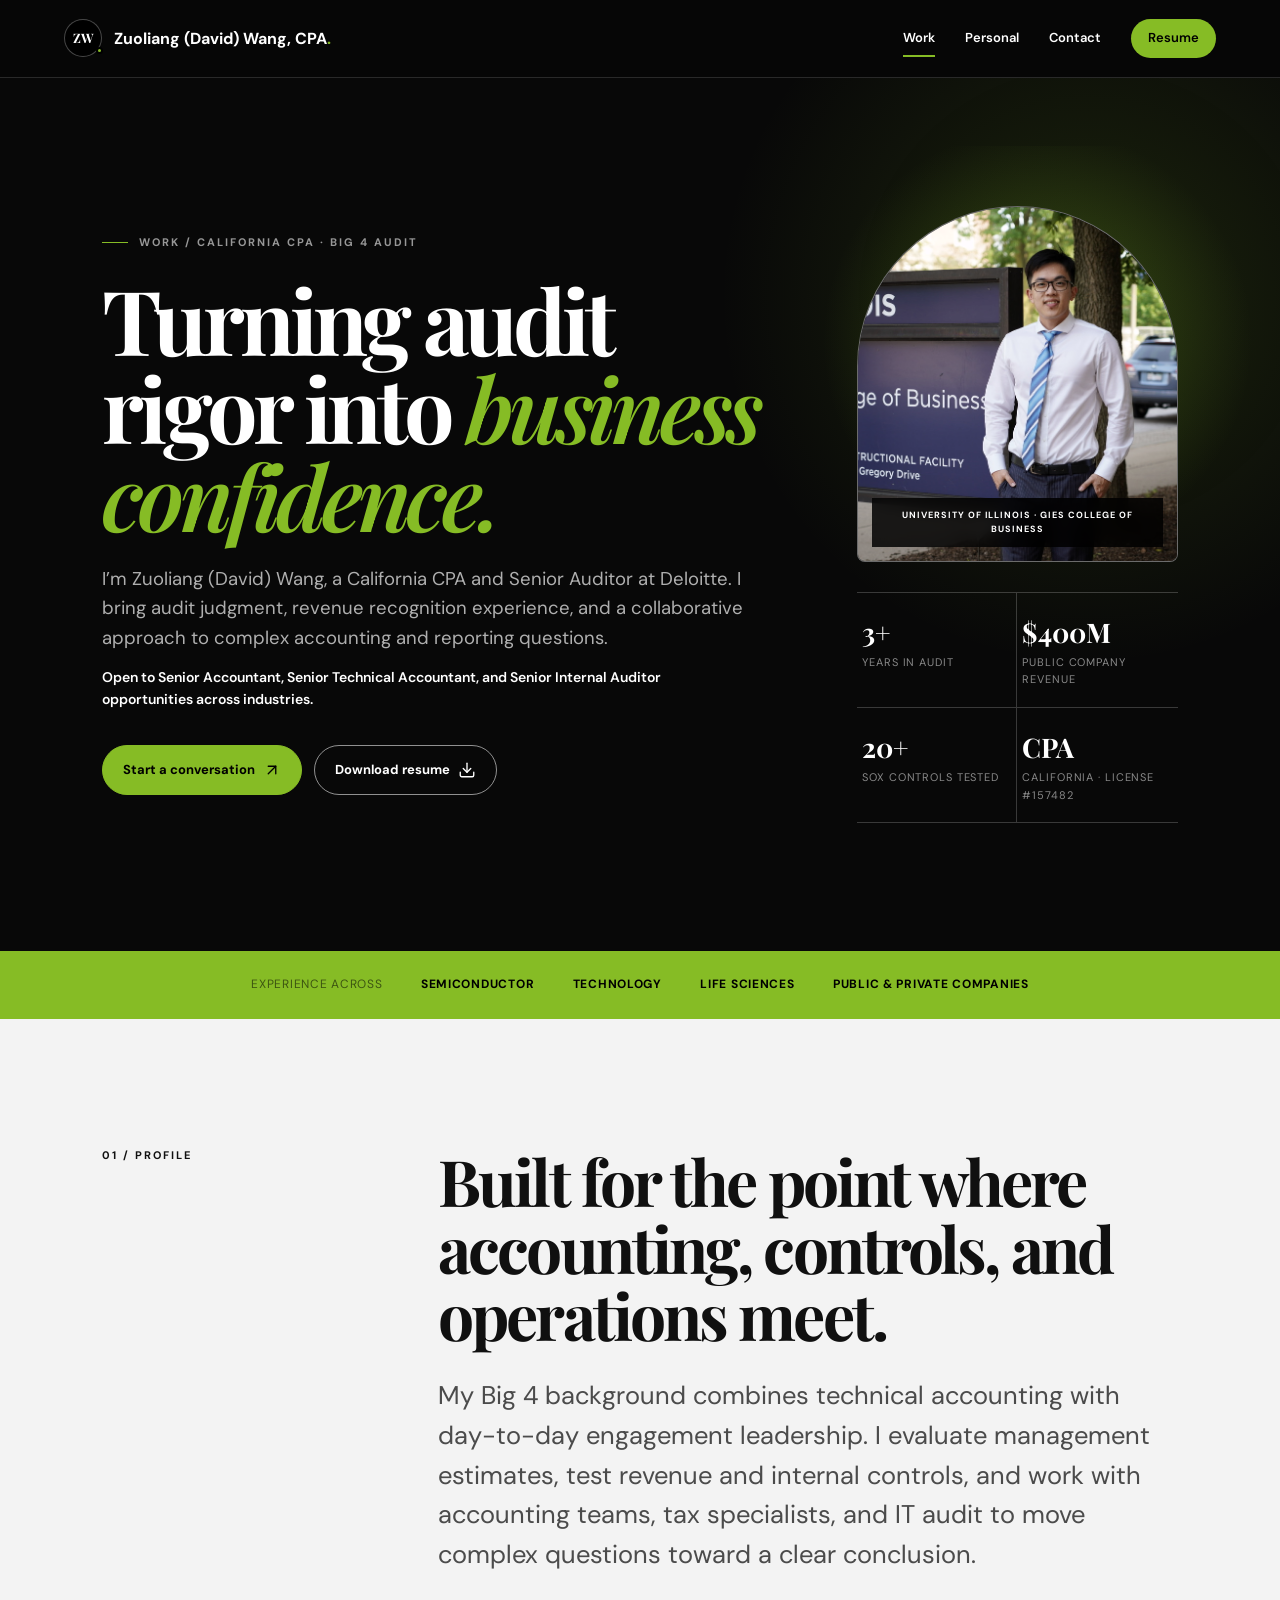
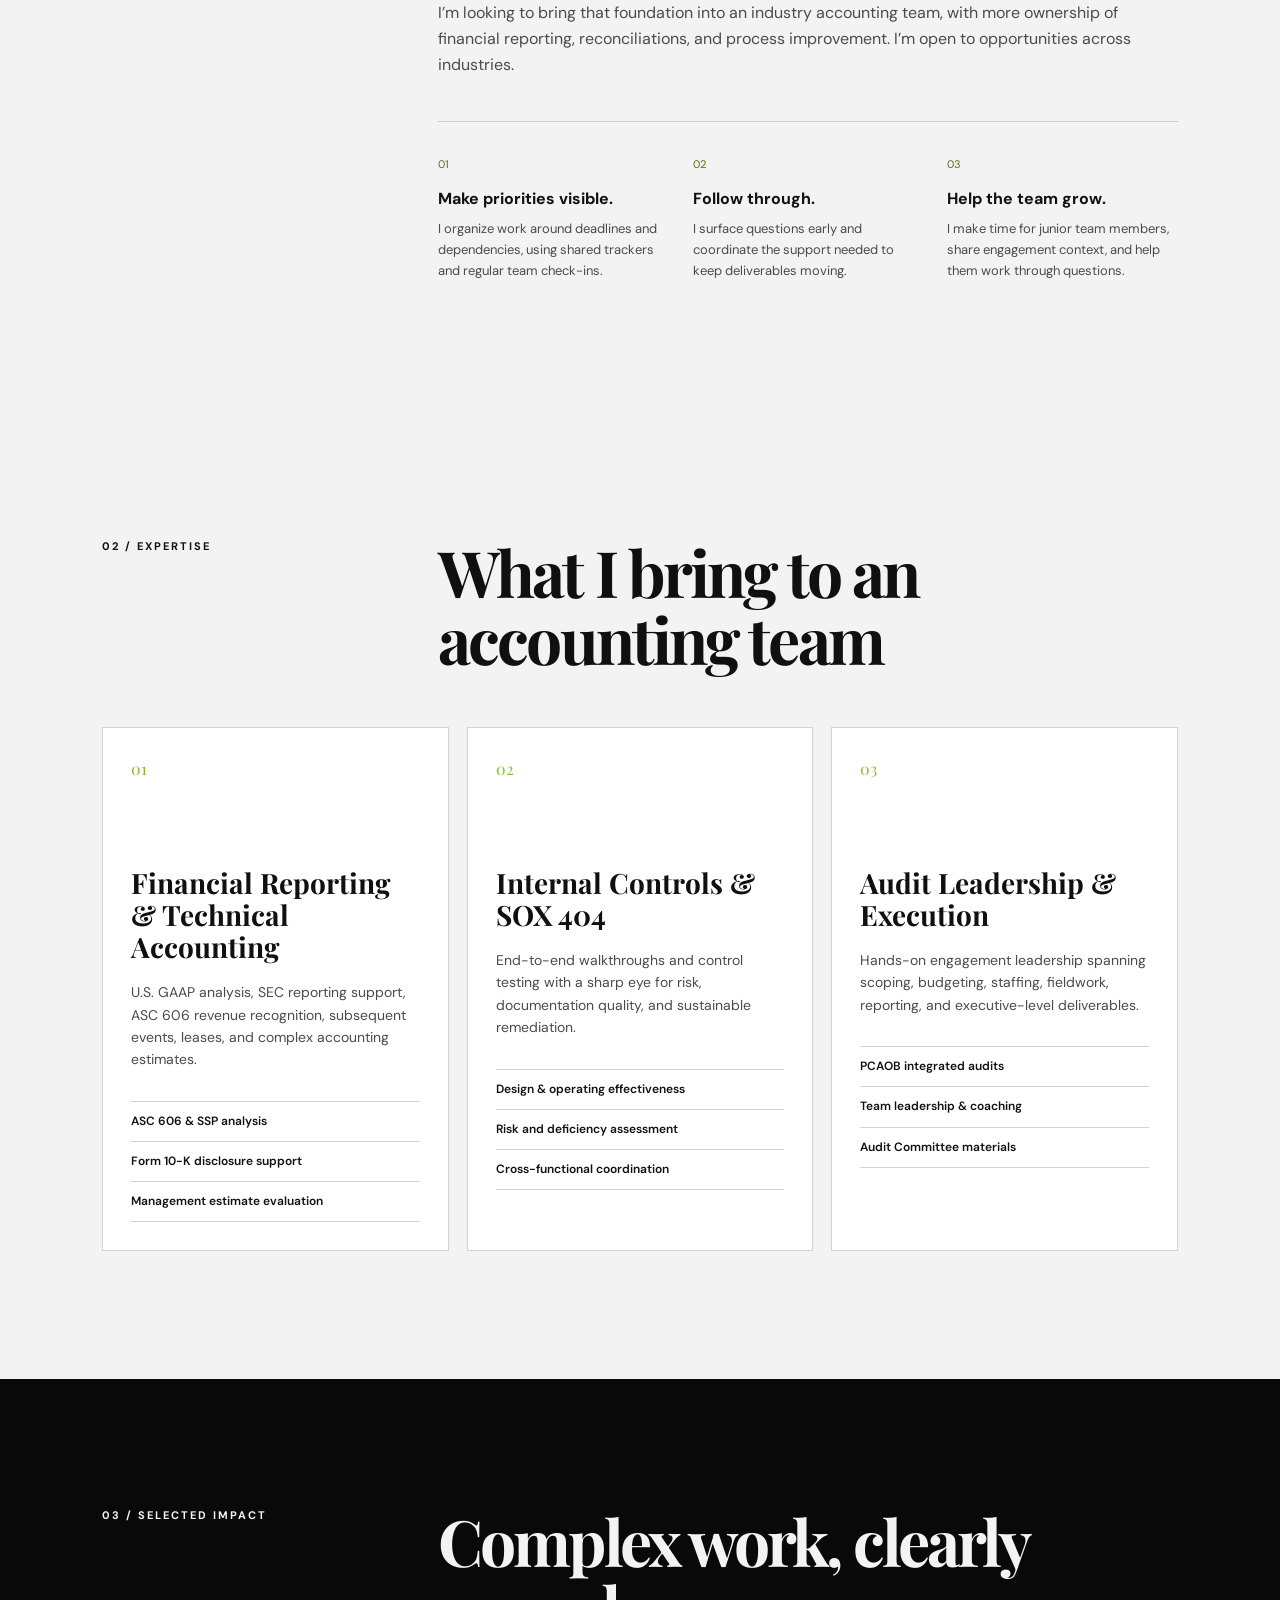
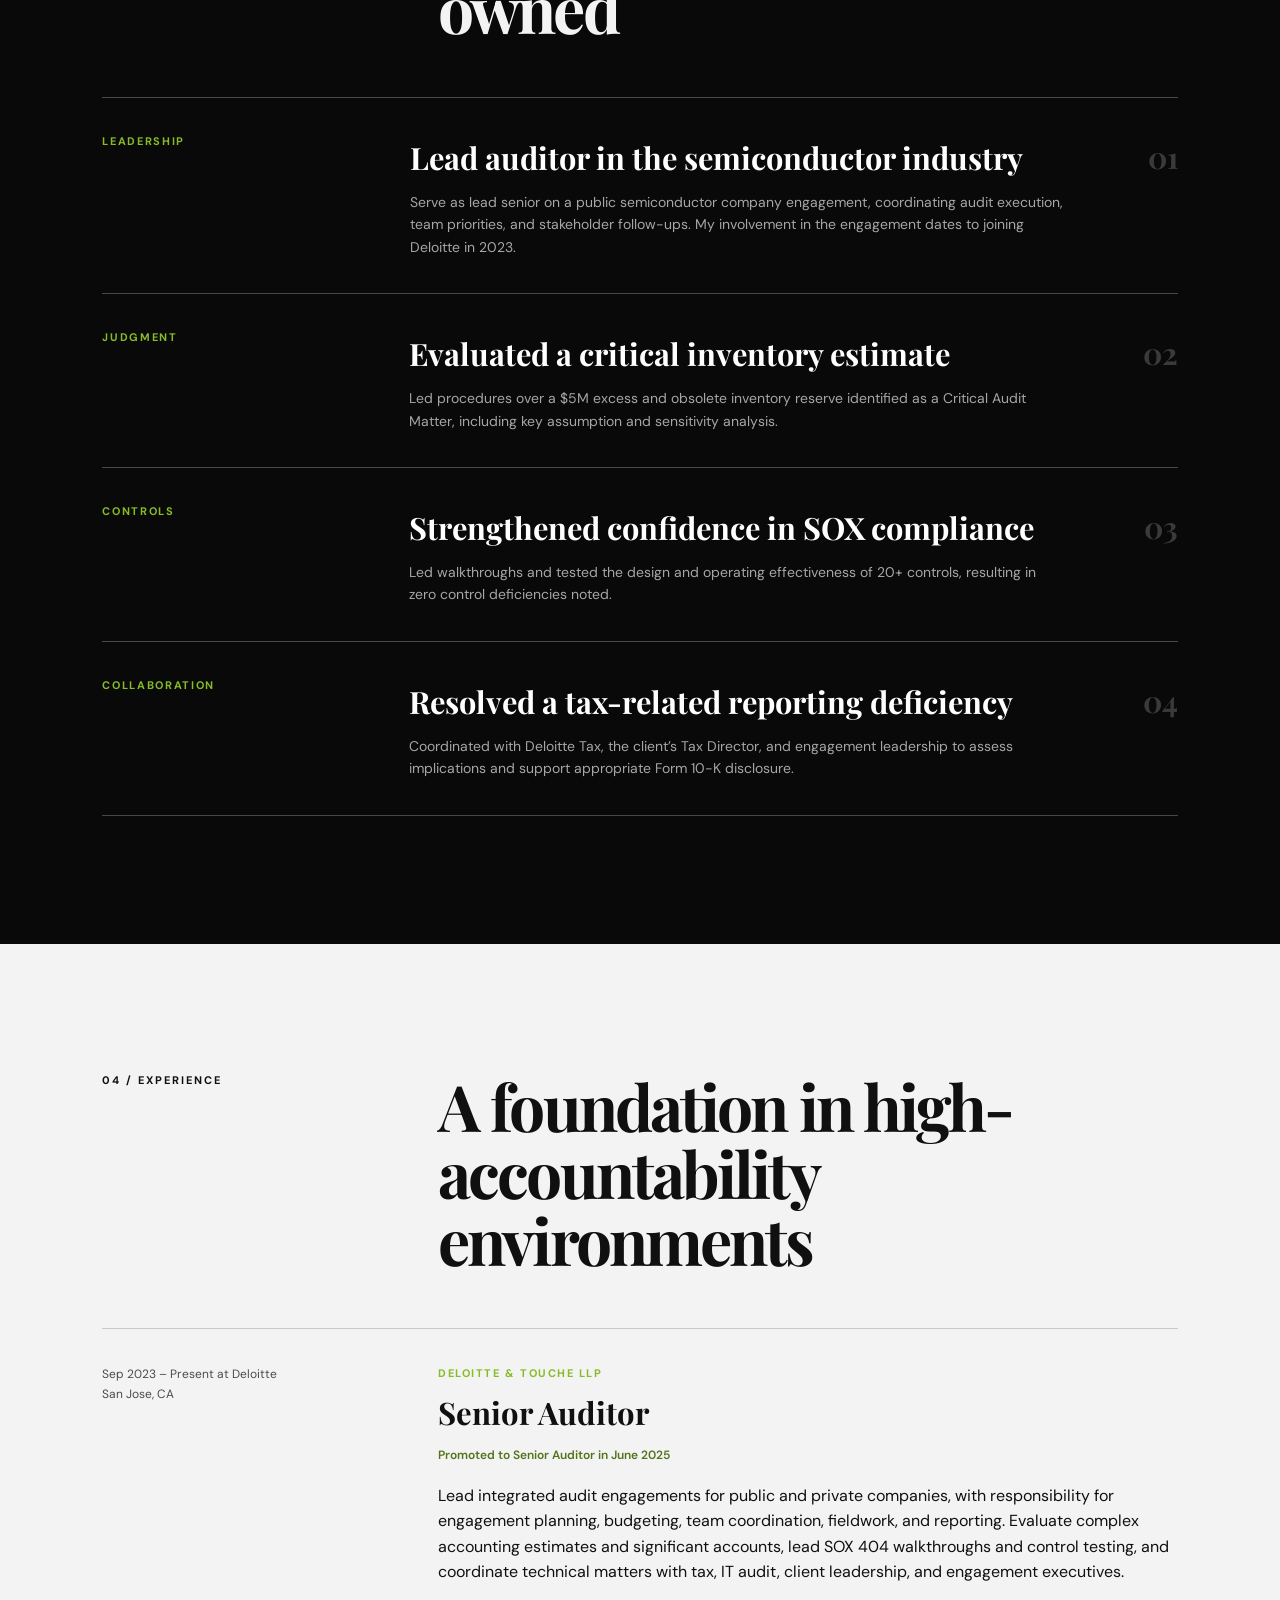
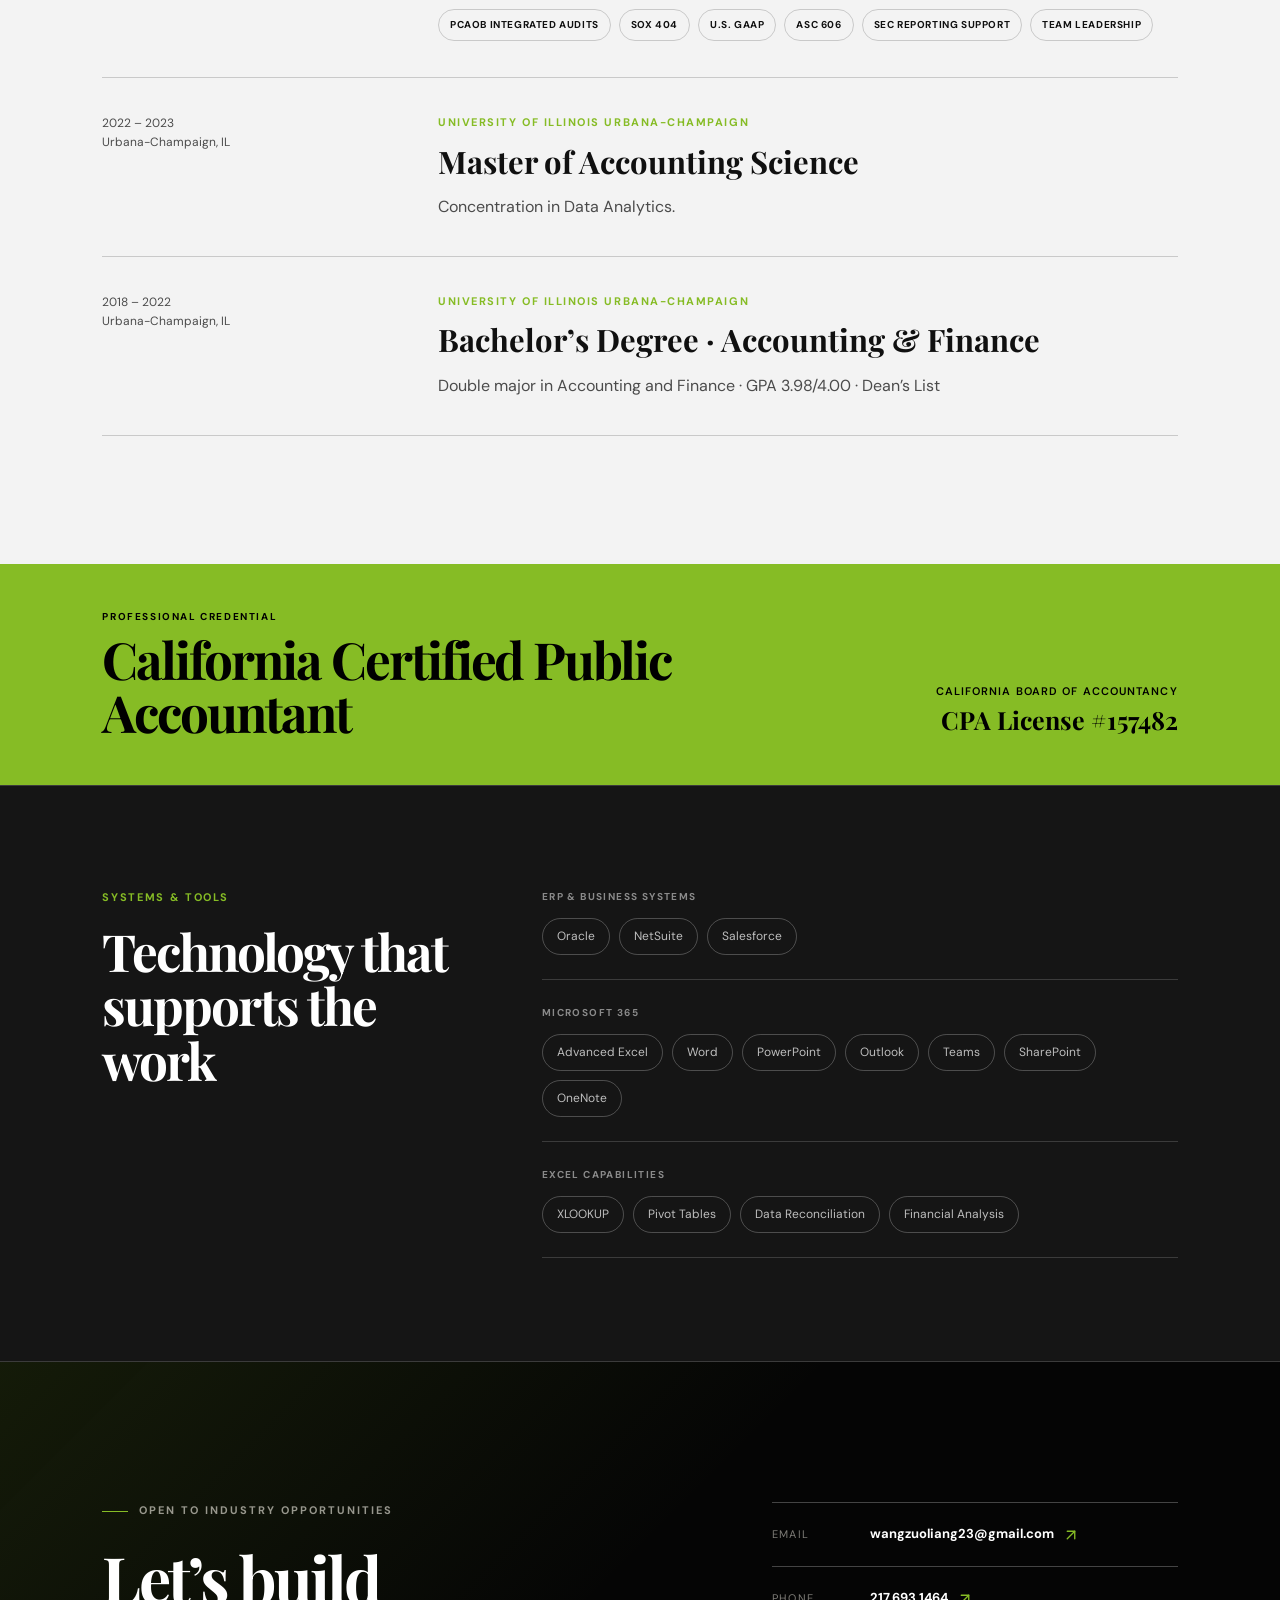
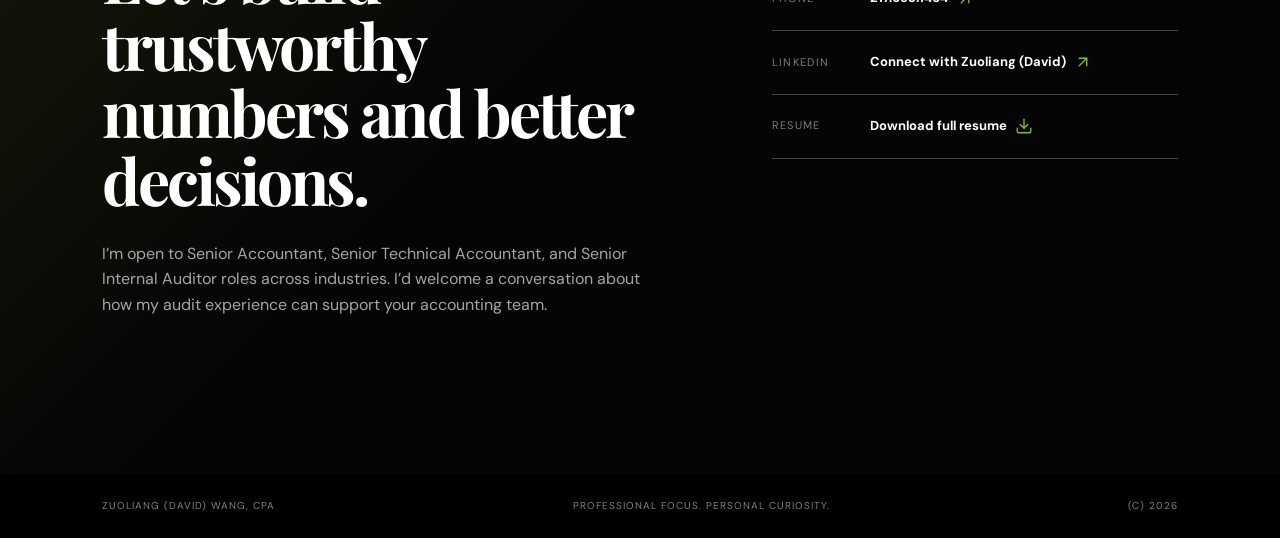
<file: index.html>
<!DOCTYPE html>
<html lang="en">
<head>
  <meta charset="UTF-8">
  <meta name="viewport" content="width=device-width, initial-scale=1.0">
  <meta name="description" content="Zuoliang (David) Wang, California CPA and Deloitte Senior Auditor. Audit leadership, technical accounting, financial reporting, and internal controls.">
  <meta name="theme-color" content="#080808">
  <title>Zuoliang (David) Wang, CPA | Work</title>
  <link rel="preconnect" href="https://fonts.googleapis.com">
  <link rel="preconnect" href="https://fonts.gstatic.com" crossorigin="">
  <link href="https://fonts.googleapis.com/css2?family=DM+Sans:wght@400;500;600;700&family=Playfair+Display:ital,wght@0,600;0,700;1,600&display=swap" rel="stylesheet">
  <link rel="stylesheet" href="styles.css?v=button-spacing-20261106">
<link href="https://zuoliangwang23.github.io/" rel="canonical"></head>
<body class="work-page">
  <a class="skip-link" href="#professional">Skip to content</a>
  <header class="site-header">
    <a class="brand" href="index.html" aria-label="Zuoliang (David) Wang home">
      <span class="brand-mark">ZW<span class="brand-dot"></span></span>
      <span>Zuoliang (David) Wang, CPA<span class="wordmark-dot">.</span></span>
    </a>
    <nav aria-label="Main navigation">
      <a aria-current="page" class="section-nav" href="index.html">Work</a>
      <a class="section-nav" href="personal.html">Personal</a>
      <a class="contact-nav" href="#contact">Contact</a>
      <a class="nav-cta" href="[data-uri]" download="Zuoliang-Wang-Resume.docx">Resume</a>
    </nav>
  </header>

  <main id="top">
    <div id="professional" role="region" aria-label="Professional">
    <section class="hero">
      <div class="hero-copy reveal">
        <p class="eyebrow"><span></span> Work / California CPA · Big 4 Audit</p>
        <h1>Turning audit rigor into <em>business confidence.</em></h1>
        <p class="hero-intro">I’m Zuoliang (David) Wang, a California CPA and Senior Auditor at Deloitte. I bring audit judgment, revenue recognition experience, and a collaborative approach to complex accounting and reporting questions.</p>
        <p class="hero-goal">Open to Senior Accountant, Senior Technical Accountant, and Senior Internal Auditor opportunities across industries.</p>
        <div class="hero-actions">
          <a class="button primary" href="mailto:wangzuoliang23@gmail.com">Start a conversation <span><svg focusable="false" aria-hidden="true" class="ui-icon" xmlns="http://www.w3.org/2000/svg" width="18" height="18" viewBox="0 0 24 24" fill="none" stroke="currentColor" stroke-width="2" stroke-linecap="round" stroke-linejoin="round">
  <path d="M7 7h10v10" />
  <path d="M7 17 17 7" />
</svg></span></a>
          <a class="button secondary" href="[data-uri]" download="Zuoliang-Wang-Resume.docx">Download resume <span><svg focusable="false" aria-hidden="true" class="ui-icon" xmlns="http://www.w3.org/2000/svg" width="18" height="18" viewBox="0 0 24 24" fill="none" stroke="currentColor" stroke-width="2" stroke-linecap="round" stroke-linejoin="round">
  <path d="M12 15V3" />
  <path d="M21 15v4a2 2 0 0 1-2 2H5a2 2 0 0 1-2-2v-4" />
  <path d="m7 10 5 5 5-5" />
</svg></span></a>
        </div>
        
      </div>
      <div class="hero-panel reveal">
        <figure class="portrait-frame">
          <img src="[data-uri]" alt="Zuoliang (David) Wang at the University of Illinois Gies College of Business">
          <figcaption>University of Illinois · Gies College of Business</figcaption>
        </figure>
        <div class="hero-stat-grid">
          <div>
            <strong>3+</strong>
            <span>Years in audit</span>
          </div>
          <div>
            <strong>$400M</strong>
            <span>Public company revenue</span>
          </div>
          <div>
            <strong>20+</strong>
            <span>SOX controls tested</span>
          </div>
          <div>
            <strong>CPA</strong>
            <span>California · License #157482</span>
          </div>
        </div>
      </div>
    </section>

    <section class="trust-strip" aria-label="Industry experience">
      <span>Experience across</span>
      <strong>Semiconductor</strong>
      <strong>Technology</strong>
      <strong>Life Sciences</strong>
      <strong>Public &amp; Private Companies</strong>
    </section>

    <section class="section narrative reveal" id="about">
      <div class="section-label">01 / Profile</div>
      <div>
        <h2>Built for the point where accounting, controls, and operations meet.</h2>
        <p class="large-copy">My Big 4 background combines technical accounting with day-to-day engagement leadership. I evaluate management estimates, test revenue and internal controls, and work with accounting teams, tax specialists, and IT audit to move complex questions toward a clear conclusion.</p>
        <p class="muted-copy">I’m looking to bring that foundation into an industry accounting team, with more ownership of financial reporting, reconciliations, and process improvement. I’m open to opportunities across industries.</p>
        <div class="working-style" aria-label="How I work">
          <article><span>01</span><h3>Make priorities visible.</h3><p>I organize work around deadlines and dependencies, using shared trackers and regular team check-ins.</p></article>
          <article><span>02</span><h3>Follow through.</h3><p>I surface questions early and coordinate the support needed to keep deliverables moving.</p></article>
          <article><span>03</span><h3>Help the team grow.</h3><p>I make time for junior team members, share engagement context, and help them work through questions.</p></article>
        </div>
      </div>
    </section>

    <section class="section" id="expertise">
      <div class="section-heading reveal">
        <div class="section-label">02 / Expertise</div>
        <h2>What I bring to an accounting team</h2>
      </div>
      <div class="expertise-grid">
        <article class="expertise-card reveal">
          <span class="card-number">01</span>
          <h3>Financial Reporting &amp; Technical Accounting</h3>
          <p>U.S. GAAP analysis, SEC reporting support, ASC 606 revenue recognition, subsequent events, leases, and complex accounting estimates.</p>
          <ul>
            <li>ASC 606 &amp; SSP analysis</li>
            <li>Form 10-K disclosure support</li>
            <li>Management estimate evaluation</li>
          </ul>
        </article>
        <article class="expertise-card reveal">
          <span class="card-number">02</span>
          <h3>Internal Controls &amp; SOX 404</h3>
          <p>End-to-end walkthroughs and control testing with a sharp eye for risk, documentation quality, and sustainable remediation.</p>
          <ul>
            <li>Design &amp; operating effectiveness</li>
            <li>Risk and deficiency assessment</li>
            <li>Cross-functional coordination</li>
          </ul>
        </article>
        <article class="expertise-card reveal">
          <span class="card-number">03</span>
          <h3>Audit Leadership &amp; Execution</h3>
          <p>Hands-on engagement leadership spanning scoping, budgeting, staffing, fieldwork, reporting, and executive-level deliverables.</p>
          <ul>
            <li>PCAOB integrated audits</li>
            <li>Team leadership &amp; coaching</li>
            <li>Audit Committee materials</li>
          </ul>
        </article>
      </div>
    </section>

    <section class="impact-section">
      <div class="section-heading light reveal">
        <div class="section-label">03 / Selected Impact</div>
        <h2>Complex work, clearly owned</h2>
      </div>
      <div class="impact-list">
        <article class="impact-item reveal">
          <span class="impact-tag">Leadership</span>
          <div>
            <h3>Lead auditor in the semiconductor industry</h3>
            <p>Serve as lead senior on a public semiconductor company engagement, coordinating audit execution, team priorities, and stakeholder follow-ups. My involvement in the engagement dates to joining Deloitte in 2023.</p>
          </div>
          <strong>01</strong>
        </article>
        <article class="impact-item reveal">
          <span class="impact-tag">Judgment</span>
          <div>
            <h3>Evaluated a critical inventory estimate</h3>
            <p>Led procedures over a $5M excess and obsolete inventory reserve identified as a Critical Audit Matter, including key assumption and sensitivity analysis.</p>
          </div>
          <strong>02</strong>
        </article>
        <article class="impact-item reveal">
          <span class="impact-tag">Controls</span>
          <div>
            <h3>Strengthened confidence in SOX compliance</h3>
            <p>Led walkthroughs and tested the design and operating effectiveness of 20+ controls, resulting in zero control deficiencies noted.</p>
          </div>
          <strong>03</strong>
        </article>
        <article class="impact-item reveal">
          <span class="impact-tag">Collaboration</span>
          <div>
            <h3>Resolved a tax-related reporting deficiency</h3>
            <p>Coordinated with Deloitte Tax, the client’s Tax Director, and engagement leadership to assess implications and support appropriate Form 10-K disclosure.</p>
          </div>
          <strong>04</strong>
        </article>
      </div>
    </section>

    <section class="section experience-section" id="experience">
      <div class="section-heading reveal">
        <div class="section-label">04 / Experience</div>
        <h2>A foundation in high-accountability environments</h2>
      </div>
      <div class="timeline">
        <article class="timeline-item reveal">
          <div class="timeline-meta">
            <span>Sep 2023 – Present at Deloitte</span>
            <span>San Jose, CA</span>
          </div>
          <div class="timeline-content">
            <p class="company">Deloitte &amp; Touche LLP</p>
            <h3>Senior Auditor</h3>
            <p class="promotion-note">Promoted to Senior Auditor in June 2025</p>
            <p>Lead integrated audit engagements for public and private companies, with responsibility for engagement planning, budgeting, team coordination, fieldwork, and reporting. Evaluate complex accounting estimates and significant accounts, lead SOX 404 walkthroughs and control testing, and coordinate technical matters with tax, IT audit, client leadership, and engagement executives.</p>
            <div class="role-highlights">
              <span>PCAOB Integrated Audits</span>
              <span>SOX 404</span>
              <span>U.S. GAAP</span>
              <span>ASC 606</span>
              <span>SEC Reporting Support</span>
              <span>Team Leadership</span>
            </div>
          </div>
        </article>
        <article class="timeline-item reveal">
          <div class="timeline-meta">
            <span>2022 – 2023</span>
            <span>Urbana-Champaign, IL</span>
          </div>
          <div class="timeline-content">
            <p class="company">University of Illinois Urbana-Champaign</p>
            <h3>Master of Accounting Science</h3>
            <p>Concentration in Data Analytics.</p>
          </div>
        </article>
        <article class="timeline-item reveal">
          <div class="timeline-meta">
            <span>2018 – 2022</span>
            <span>Urbana-Champaign, IL</span>
          </div>
          <div class="timeline-content">
            <p class="company">University of Illinois Urbana-Champaign</p>
            <h3>Bachelor’s Degree · Accounting &amp; Finance</h3>
            <p>Double major in Accounting and Finance · GPA 3.98/4.00 · Dean’s List</p>
          </div>
        </article>
      </div>
    </section>

    <section class="credential-section reveal" aria-label="Professional credential">
      <div>
        <p>Professional Credential</p>
        <h2>California Certified Public Accountant</h2>
      </div>
      <div class="credential-details">
        <span>California Board of Accountancy</span>
        <strong>CPA License #157482</strong>
      </div>
    </section>

    <section class="tools reveal">
      <div class="tools-heading">
        <p>Systems &amp; tools</p>
        <h2>Technology that supports the work</h2>
      </div>
      <div class="tools-groups">
        <div class="tool-group">
          <strong>ERP &amp; Business Systems</strong>
          <div>
            <span>Oracle</span>
            <span>NetSuite</span>
            <span>Salesforce</span>
          </div>
        </div>
        <div class="tool-group">
          <strong>Microsoft 365</strong>
          <div>
            <span>Advanced Excel</span>
            <span>Word</span>
            <span>PowerPoint</span>
            <span>Outlook</span>
            <span>Teams</span>
            <span>SharePoint</span>
            <span>OneNote</span>
          </div>
        </div>
        <div class="tool-group">
          <strong>Excel Capabilities</strong>
          <div>
            <span>XLOOKUP</span>
            <span>Pivot Tables</span>
            <span>Data Reconciliation</span>
            <span>Financial Analysis</span>
          </div>
        </div>
      </div>
    </section>

    </div>

    

    <section class="contact-section" id="contact">
      <div class="contact-copy reveal">
        <p class="eyebrow light"><span></span> Open to industry opportunities</p>
        <h2>Let’s build trustworthy numbers and better decisions.</h2>
        <p>I’m open to Senior Accountant, Senior Technical Accountant, and Senior Internal Auditor roles across industries. I’d welcome a conversation about how my audit experience can support your accounting team.</p>
      </div>
      <div class="contact-links reveal">
        <a href="mailto:wangzuoliang23@gmail.com">
          <span>Email</span>
          <strong>wangzuoliang23@gmail.com</strong>
          <b><svg focusable="false" aria-hidden="true" class="ui-icon" xmlns="http://www.w3.org/2000/svg" width="18" height="18" viewBox="0 0 24 24" fill="none" stroke="currentColor" stroke-width="2" stroke-linecap="round" stroke-linejoin="round">
  <path d="M7 7h10v10" />
  <path d="M7 17 17 7" />
</svg></b>
        </a>
        <a href="tel:+12176931464">
          <span>Phone</span>
          <strong>217.693.1464</strong>
          <b><svg focusable="false" aria-hidden="true" class="ui-icon" xmlns="http://www.w3.org/2000/svg" width="18" height="18" viewBox="0 0 24 24" fill="none" stroke="currentColor" stroke-width="2" stroke-linecap="round" stroke-linejoin="round">
  <path d="M7 7h10v10" />
  <path d="M7 17 17 7" />
</svg></b>
        </a>
        <a href="https://www.linkedin.com/in/zuoliang-wang-cpa" target="_blank" rel="noopener">
          <span>LinkedIn</span>
          <strong>Connect with Zuoliang (David)</strong>
          <b><svg focusable="false" aria-hidden="true" class="ui-icon" xmlns="http://www.w3.org/2000/svg" width="18" height="18" viewBox="0 0 24 24" fill="none" stroke="currentColor" stroke-width="2" stroke-linecap="round" stroke-linejoin="round">
  <path d="M7 7h10v10" />
  <path d="M7 17 17 7" />
</svg></b>
        </a>
        <a href="[data-uri]" download="Zuoliang-Wang-Resume.docx">
          <span>Resume</span>
          <strong>Download full resume</strong>
          <b><svg focusable="false" aria-hidden="true" class="ui-icon" xmlns="http://www.w3.org/2000/svg" width="18" height="18" viewBox="0 0 24 24" fill="none" stroke="currentColor" stroke-width="2" stroke-linecap="round" stroke-linejoin="round">
  <path d="M12 15V3" />
  <path d="M21 15v4a2 2 0 0 1-2 2H5a2 2 0 0 1-2-2v-4" />
  <path d="m7 10 5 5 5-5" />
</svg></b>
        </a>
      </div>
    </section>
  </main>

  

  <footer>
    <span>Zuoliang (David) Wang, CPA</span>
    <span>Professional focus. Personal curiosity.</span>
    <span>(c) <span id="year"></span></span>
  </footer>

  <script src="script.js?v=identity-icons-20261106"></script>
</body>
</html>
</file>
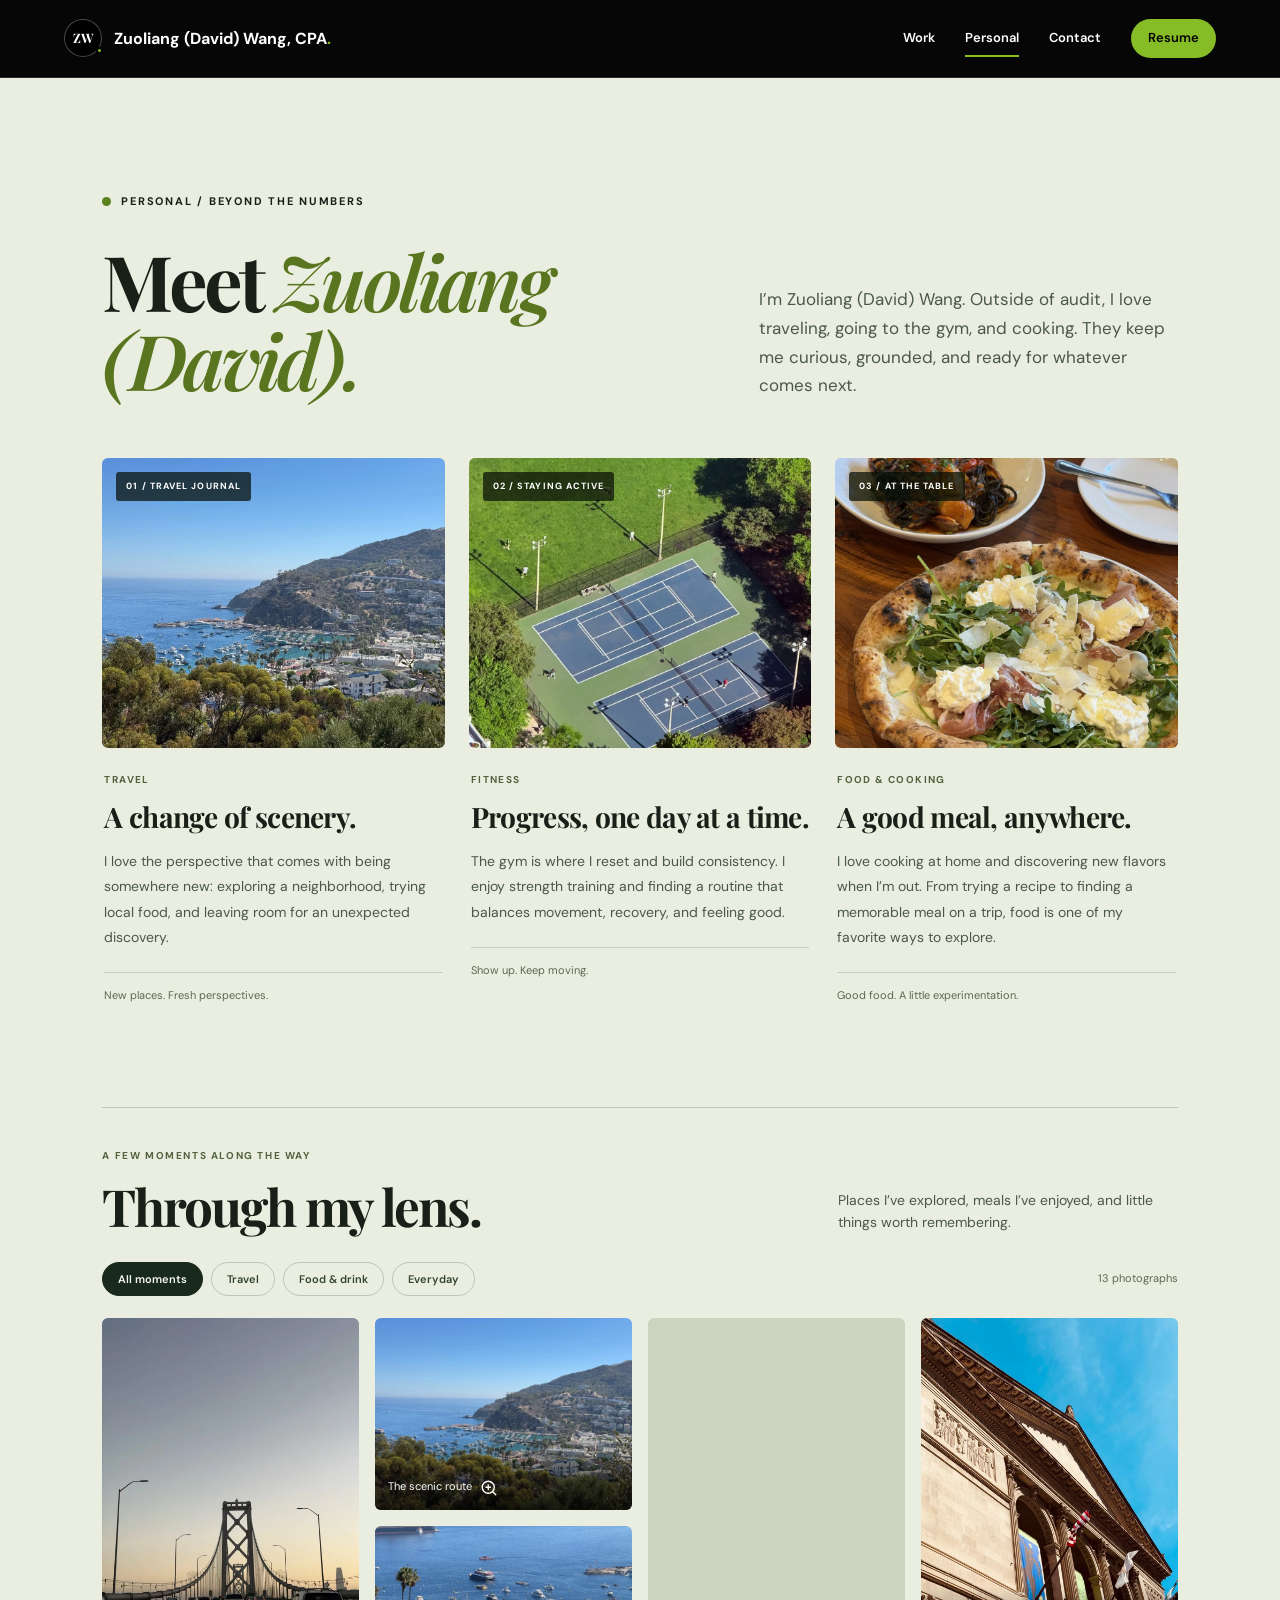
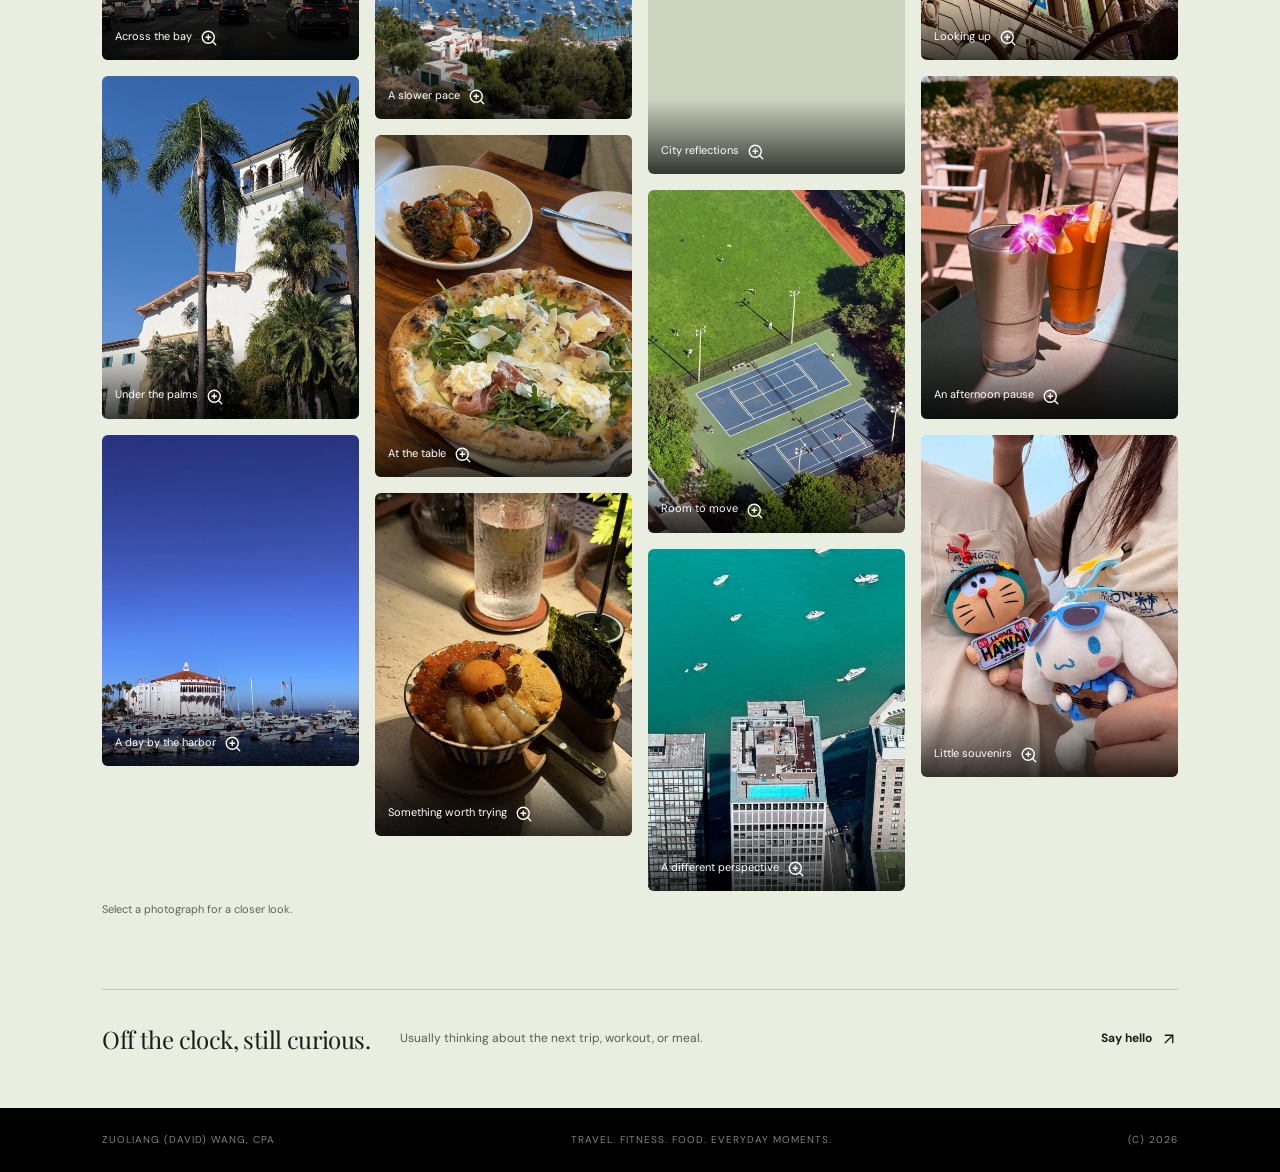
<file: personal.html>
<!DOCTYPE html>
<html lang="en">
<head>
  <meta charset="UTF-8">
  <meta name="viewport" content="width=device-width, initial-scale=1.0">
  <meta name="description" content="Life beyond work with Zuoliang (David) Wang: travel, fitness, food, and a personal photo journal.">
  <meta name="theme-color" content="#080808">
  <title>Zuoliang (David) Wang | Personal</title>
  <link rel="preconnect" href="https://fonts.googleapis.com">
  <link rel="preconnect" href="https://fonts.gstatic.com" crossorigin="">
  <link href="https://fonts.googleapis.com/css2?family=DM+Sans:wght@400;500;600;700&family=Playfair+Display:ital,wght@0,600;0,700;1,600&display=swap" rel="stylesheet">
  <link rel="stylesheet" href="styles.css?v=button-spacing-20261106">
<link href="https://zuoliangwang23.github.io/personal.html" rel="canonical"></head>
<body class="personal-page">
  <a class="skip-link" href="#personal">Skip to content</a>
  <header class="site-header">
    <a class="brand" href="index.html" aria-label="Zuoliang (David) Wang home">
      <span class="brand-mark">ZW<span class="brand-dot"></span></span>
      <span>Zuoliang (David) Wang, CPA<span class="wordmark-dot">.</span></span>
    </a>
    <nav aria-label="Main navigation">
      <a class="section-nav" href="index.html">Work</a>
      <a aria-current="page" class="section-nav" href="personal.html">Personal</a>
      <a class="contact-nav" href="index.html#contact">Contact</a>
      <a class="nav-cta" href="[data-uri]" download="Zuoliang-Wang-Resume.docx">Resume</a>
    </nav>
  </header>

  <main id="top"><section class="personal-section" id="personal" aria-labelledby="personal-title">
      <div class="personal-heading reveal">
        <div class="personal-kicker"><span class="personal-dot" aria-hidden="true"></span> Personal / Beyond the numbers</div>
        <div class="personal-title-row">
          <h1 id="personal-title">Meet <em>Zuoliang (David).</em></h1>
          <p>I’m Zuoliang (David) Wang. Outside of audit, I love traveling, going to the gym, and cooking. They keep me curious, grounded, and ready for whatever comes next.</p>
        </div>
      </div>
      <div class="personal-grid">
        <article class="interest-card reveal">
          <a class="interest-photo" href="photos/coastal-overlook.webp" data-photo="" aria-label="Enlarge coastal harbor photograph">
            <img src="photos/coastal-overlook.webp" alt="An ocean harbor and hillside town viewed from above" width="1280" height="960" loading="lazy" decoding="async">
            <span class="interest-photo-label">01 / Travel journal</span>
          </a>
          <div class="interest-copy"><p class="interest-label">Travel</p><h3>A change of scenery.</h3><p>I love the perspective that comes with being somewhere new: exploring a neighborhood, trying local food, and leaving room for an unexpected discovery.</p><span class="interest-footnote">New places. Fresh perspectives.</span></div>
        </article>
        <article class="interest-card reveal">
          <a class="interest-photo activity-photo" href="photos/room-to-move.webp" data-photo="" aria-label="Enlarge courts and green space photograph">
            <img src="photos/room-to-move.webp" alt="An overhead view of tennis courts, a running track, and green space" width="960" height="1280" loading="lazy" decoding="async">
            <span class="interest-photo-label">02 / Staying active</span>
          </a>
          <div class="interest-copy"><p class="interest-label">Fitness</p><h3>Progress, one day at a time.</h3><p>The gym is where I reset and build consistency. I enjoy strength training and finding a routine that balances movement, recovery, and feeling good.</p><span class="interest-footnote">Show up. Keep moving.</span></div>
        </article>
        <article class="interest-card reveal">
          <a class="interest-photo food-photo" href="photos/pizza-and-pasta.webp" data-photo="" aria-label="Enlarge pizza and pasta photograph">
            <img src="photos/pizza-and-pasta.webp" alt="Pizza topped with greens and cheese alongside a bowl of seafood pasta" width="960" height="1280" loading="lazy" decoding="async">
            <span class="interest-photo-label">03 / At the table</span>
          </a>
          <div class="interest-copy"><p class="interest-label">Food &amp; Cooking</p><h3>A good meal, anywhere.</h3><p>I love cooking at home and discovering new flavors when I’m out. From trying a recipe to finding a memorable meal on a trip, food is one of my favorite ways to explore.</p><span class="interest-footnote">Good food. A little experimentation.</span></div>
        </article>
      </div>
      <section class="photo-journal" id="personal-gallery" aria-labelledby="gallery-title">
        <div class="journal-heading">
          <div><p class="personal-kicker">A few moments along the way</p><h3 id="gallery-title">Through my lens.</h3></div>
          <p>Places I’ve explored, meals I’ve enjoyed, and little things worth remembering.</p>
        </div>
        <div class="gallery-toolbar">
          <div class="gallery-filters" role="group" aria-label="Filter photographs" hidden>
            <button type="button" data-filter="all" aria-pressed="true">All moments</button>
            <button type="button" data-filter="travel" aria-pressed="false">Travel</button>
            <button type="button" data-filter="food" aria-pressed="false">Food &amp; drink</button>
            <button type="button" data-filter="everyday" aria-pressed="false">Everyday</button>
          </div>
          <p class="gallery-count" role="status" aria-live="polite">13 photographs</p>
        </div>
        <div class="photo-gallery">
          <a class="gallery-item" href="photos/bay-bridge.webp" data-photo="" data-category="travel" data-caption="Across the bay" aria-label="Enlarge: Across the bay">
            <img src="photos/bay-bridge.webp" alt="A suspension bridge and city skyline at dusk" width="960" height="1280" loading="lazy" decoding="async">
            <span class="gallery-caption">Across the bay<span aria-hidden="true"><svg focusable="false" aria-hidden="true" class="ui-icon" xmlns="http://www.w3.org/2000/svg" width="18" height="18" viewBox="0 0 24 24" fill="none" stroke="currentColor" stroke-width="2" stroke-linecap="round" stroke-linejoin="round">
  <circle cx="11" cy="11" r="8" />
  <line x1="21" x2="16.65" y1="21" y2="16.65" />
  <line x1="11" x2="11" y1="8" y2="14" />
  <line x1="8" x2="14" y1="11" y2="11" />
</svg></span></span>
          </a>
          <a class="gallery-item" href="photos/palm-lined-architecture.webp" data-photo="" data-category="travel" data-caption="Under the palms" aria-label="Enlarge: Under the palms">
            <img src="photos/palm-lined-architecture.webp" alt="Palm trees framing a white clock tower against a blue sky" width="960" height="1280" loading="lazy" decoding="async">
            <span class="gallery-caption">Under the palms<span aria-hidden="true"><svg focusable="false" aria-hidden="true" class="ui-icon" xmlns="http://www.w3.org/2000/svg" width="18" height="18" viewBox="0 0 24 24" fill="none" stroke="currentColor" stroke-width="2" stroke-linecap="round" stroke-linejoin="round">
  <circle cx="11" cy="11" r="8" />
  <line x1="21" x2="16.65" y1="21" y2="16.65" />
  <line x1="11" x2="11" y1="8" y2="14" />
  <line x1="8" x2="14" y1="11" y2="11" />
</svg></span></span>
          </a>
          <a class="gallery-item" href="photos/harbor-sailboats.webp" data-photo="" data-category="travel" data-caption="A day by the harbor" aria-label="Enlarge: A day by the harbor">
            <img src="photos/harbor-sailboats.webp" alt="Sailboats and a waterfront building beneath a clear blue sky" width="992" height="1280" loading="lazy" decoding="async">
            <span class="gallery-caption">A day by the harbor<span aria-hidden="true"><svg focusable="false" aria-hidden="true" class="ui-icon" xmlns="http://www.w3.org/2000/svg" width="18" height="18" viewBox="0 0 24 24" fill="none" stroke="currentColor" stroke-width="2" stroke-linecap="round" stroke-linejoin="round">
  <circle cx="11" cy="11" r="8" />
  <line x1="21" x2="16.65" y1="21" y2="16.65" />
  <line x1="11" x2="11" y1="8" y2="14" />
  <line x1="8" x2="14" y1="11" y2="11" />
</svg></span></span>
          </a>
          <a class="gallery-item" href="photos/coastal-overlook.webp" data-photo="" data-category="travel" data-caption="The scenic route" aria-label="Enlarge: The scenic route">
            <img src="photos/coastal-overlook.webp" alt="An ocean harbor and hillside town viewed from above" width="1280" height="960" loading="lazy" decoding="async">
            <span class="gallery-caption">The scenic route<span aria-hidden="true"><svg focusable="false" aria-hidden="true" class="ui-icon" xmlns="http://www.w3.org/2000/svg" width="18" height="18" viewBox="0 0 24 24" fill="none" stroke="currentColor" stroke-width="2" stroke-linecap="round" stroke-linejoin="round">
  <circle cx="11" cy="11" r="8" />
  <line x1="21" x2="16.65" y1="21" y2="16.65" />
  <line x1="11" x2="11" y1="8" y2="14" />
  <line x1="8" x2="14" y1="11" y2="11" />
</svg></span></span>
          </a>
          <a class="gallery-item" href="photos/coastal-harbor.webp" data-photo="" data-category="travel" data-caption="A slower pace" aria-label="Enlarge: A slower pace">
            <img src="photos/coastal-harbor.webp" alt="Boats in a blue harbor below white houses and palm trees" width="1280" height="960" loading="lazy" decoding="async">
            <span class="gallery-caption">A slower pace<span aria-hidden="true"><svg focusable="false" aria-hidden="true" class="ui-icon" xmlns="http://www.w3.org/2000/svg" width="18" height="18" viewBox="0 0 24 24" fill="none" stroke="currentColor" stroke-width="2" stroke-linecap="round" stroke-linejoin="round">
  <circle cx="11" cy="11" r="8" />
  <line x1="21" x2="16.65" y1="21" y2="16.65" />
  <line x1="11" x2="11" y1="8" y2="14" />
  <line x1="8" x2="14" y1="11" y2="11" />
</svg></span></span>
          </a>
          <a class="gallery-item" href="photos/pizza-and-pasta.webp" data-photo="" data-category="food" data-caption="At the table" aria-label="Enlarge: At the table">
            <img src="photos/pizza-and-pasta.webp" alt="Pizza topped with greens and cheese alongside a bowl of seafood pasta" width="960" height="1280" loading="lazy" decoding="async">
            <span class="gallery-caption">At the table<span aria-hidden="true"><svg focusable="false" aria-hidden="true" class="ui-icon" xmlns="http://www.w3.org/2000/svg" width="18" height="18" viewBox="0 0 24 24" fill="none" stroke="currentColor" stroke-width="2" stroke-linecap="round" stroke-linejoin="round">
  <circle cx="11" cy="11" r="8" />
  <line x1="21" x2="16.65" y1="21" y2="16.65" />
  <line x1="11" x2="11" y1="8" y2="14" />
  <line x1="8" x2="14" y1="11" y2="11" />
</svg></span></span>
          </a>
          <a class="gallery-item" href="photos/seafood-bowl.webp" data-photo="" data-category="food" data-caption="Something worth trying" aria-label="Enlarge: Something worth trying">
            <img src="photos/seafood-bowl.webp" alt="A seafood rice bowl with roe, sea urchin, and a golden egg yolk" width="960" height="1280" loading="lazy" decoding="async">
            <span class="gallery-caption">Something worth trying<span aria-hidden="true"><svg focusable="false" aria-hidden="true" class="ui-icon" xmlns="http://www.w3.org/2000/svg" width="18" height="18" viewBox="0 0 24 24" fill="none" stroke="currentColor" stroke-width="2" stroke-linecap="round" stroke-linejoin="round">
  <circle cx="11" cy="11" r="8" />
  <line x1="21" x2="16.65" y1="21" y2="16.65" />
  <line x1="11" x2="11" y1="8" y2="14" />
  <line x1="8" x2="14" y1="11" y2="11" />
</svg></span></span>
          </a>
          <a class="gallery-item" href="photos/city-reflections.webp" data-photo="" data-category="travel" data-caption="City reflections" aria-label="Enlarge: City reflections">
            <img src="photos/city-reflections.webp" alt="Cloud Gate reflecting the city and visitors at Millennium Park" width="720" height="1280" loading="lazy" decoding="async">
            <span class="gallery-caption">City reflections<span aria-hidden="true"><svg focusable="false" aria-hidden="true" class="ui-icon" xmlns="http://www.w3.org/2000/svg" width="18" height="18" viewBox="0 0 24 24" fill="none" stroke="currentColor" stroke-width="2" stroke-linecap="round" stroke-linejoin="round">
  <circle cx="11" cy="11" r="8" />
  <line x1="21" x2="16.65" y1="21" y2="16.65" />
  <line x1="11" x2="11" y1="8" y2="14" />
  <line x1="8" x2="14" y1="11" y2="11" />
</svg></span></span>
          </a>
          <a class="gallery-item" href="photos/room-to-move.webp" data-photo="" data-category="everyday" data-caption="Room to move" aria-label="Enlarge: Room to move">
            <img src="photos/room-to-move.webp" alt="An overhead view of tennis courts, a running track, and green space" width="960" height="1280" loading="lazy" decoding="async">
            <span class="gallery-caption">Room to move<span aria-hidden="true"><svg focusable="false" aria-hidden="true" class="ui-icon" xmlns="http://www.w3.org/2000/svg" width="18" height="18" viewBox="0 0 24 24" fill="none" stroke="currentColor" stroke-width="2" stroke-linecap="round" stroke-linejoin="round">
  <circle cx="11" cy="11" r="8" />
  <line x1="21" x2="16.65" y1="21" y2="16.65" />
  <line x1="11" x2="11" y1="8" y2="14" />
  <line x1="8" x2="14" y1="11" y2="11" />
</svg></span></span>
          </a>
          <a class="gallery-item" href="photos/waterfront-from-above.webp" data-photo="" data-category="travel" data-caption="A different perspective" aria-label="Enlarge: A different perspective">
            <img src="photos/waterfront-from-above.webp" alt="Waterfront buildings and boats seen from high above turquoise water" width="960" height="1280" loading="lazy" decoding="async">
            <span class="gallery-caption">A different perspective<span aria-hidden="true"><svg focusable="false" aria-hidden="true" class="ui-icon" xmlns="http://www.w3.org/2000/svg" width="18" height="18" viewBox="0 0 24 24" fill="none" stroke="currentColor" stroke-width="2" stroke-linecap="round" stroke-linejoin="round">
  <circle cx="11" cy="11" r="8" />
  <line x1="21" x2="16.65" y1="21" y2="16.65" />
  <line x1="11" x2="11" y1="8" y2="14" />
  <line x1="8" x2="14" y1="11" y2="11" />
</svg></span></span>
          </a>
          <a class="gallery-item" href="photos/museum-details.webp" data-photo="" data-category="travel" data-caption="Looking up" aria-label="Enlarge: Looking up">
            <img src="photos/museum-details.webp" alt="A museum facade with stone columns and flags under a blue sky" width="960" height="1280" loading="lazy" decoding="async">
            <span class="gallery-caption">Looking up<span aria-hidden="true"><svg focusable="false" aria-hidden="true" class="ui-icon" xmlns="http://www.w3.org/2000/svg" width="18" height="18" viewBox="0 0 24 24" fill="none" stroke="currentColor" stroke-width="2" stroke-linecap="round" stroke-linejoin="round">
  <circle cx="11" cy="11" r="8" />
  <line x1="21" x2="16.65" y1="21" y2="16.65" />
  <line x1="11" x2="11" y1="8" y2="14" />
  <line x1="8" x2="14" y1="11" y2="11" />
</svg></span></span>
          </a>
          <a class="gallery-item" href="photos/sunny-afternoon.webp" data-photo="" data-category="food" data-caption="An afternoon pause" aria-label="Enlarge: An afternoon pause">
            <img src="photos/sunny-afternoon.webp" alt="Two tropical drinks with pineapple and orchid garnishes on a sunny patio" width="960" height="1280" loading="lazy" decoding="async">
            <span class="gallery-caption">An afternoon pause<span aria-hidden="true"><svg focusable="false" aria-hidden="true" class="ui-icon" xmlns="http://www.w3.org/2000/svg" width="18" height="18" viewBox="0 0 24 24" fill="none" stroke="currentColor" stroke-width="2" stroke-linecap="round" stroke-linejoin="round">
  <circle cx="11" cy="11" r="8" />
  <line x1="21" x2="16.65" y1="21" y2="16.65" />
  <line x1="11" x2="11" y1="8" y2="14" />
  <line x1="8" x2="14" y1="11" y2="11" />
</svg></span></span>
          </a>
          <a class="gallery-item" href="photos/little-souvenirs.webp" data-photo="" data-category="everyday" data-caption="Little souvenirs" aria-label="Enlarge: Little souvenirs">
            <img src="photos/little-souvenirs.webp" alt="Two colorful souvenir plush keychains held against matching shirts" width="960" height="1280" loading="lazy" decoding="async">
            <span class="gallery-caption">Little souvenirs<span aria-hidden="true"><svg focusable="false" aria-hidden="true" class="ui-icon" xmlns="http://www.w3.org/2000/svg" width="18" height="18" viewBox="0 0 24 24" fill="none" stroke="currentColor" stroke-width="2" stroke-linecap="round" stroke-linejoin="round">
  <circle cx="11" cy="11" r="8" />
  <line x1="21" x2="16.65" y1="21" y2="16.65" />
  <line x1="11" x2="11" y1="8" y2="14" />
  <line x1="8" x2="14" y1="11" y2="11" />
</svg></span></span>
          </a>
        </div>
        <p class="gallery-hint">Select a photograph for a closer look.</p>
      </section>
      <div class="personal-closing reveal"><span>Off the clock, still curious.</span><p>Usually thinking about the next trip, workout, or meal.</p><a href="mailto:wangzuoliang23@gmail.com">Say hello <span aria-hidden="true"><svg focusable="false" aria-hidden="true" class="ui-icon" xmlns="http://www.w3.org/2000/svg" width="18" height="18" viewBox="0 0 24 24" fill="none" stroke="currentColor" stroke-width="2" stroke-linecap="round" stroke-linejoin="round">
  <path d="M7 7h10v10" />
  <path d="M7 17 17 7" />
</svg></span></a></div>
    </section></main>

  <dialog class="photo-dialog" id="photo-viewer" aria-labelledby="viewer-title">
    <div class="viewer-shell">
      <div class="viewer-toolbar"><h2 id="viewer-title">Photo journal</h2><button type="button" class="viewer-close" aria-label="Close photo viewer">Close <span aria-hidden="true"><svg focusable="false" aria-hidden="true" class="ui-icon" xmlns="http://www.w3.org/2000/svg" width="18" height="18" viewBox="0 0 24 24" fill="none" stroke="currentColor" stroke-width="2" stroke-linecap="round" stroke-linejoin="round">
  <path d="M18 6 6 18" />
  <path d="m6 6 12 12" />
</svg></span></button></div>
      <figure class="viewer-figure"><img id="viewer-image" alt=""><figcaption id="viewer-caption"></figcaption></figure>
      <div class="viewer-controls"><button type="button" class="viewer-previous" aria-label="Previous photograph"><svg focusable="false" aria-hidden="true" class="ui-icon" xmlns="http://www.w3.org/2000/svg" width="18" height="18" viewBox="0 0 24 24" fill="none" stroke="currentColor" stroke-width="2" stroke-linecap="round" stroke-linejoin="round">
  <path d="m12 19-7-7 7-7" />
  <path d="M19 12H5" />
</svg><span>Previous</span></button><span id="viewer-position" role="status" aria-live="polite"></span><button type="button" class="viewer-next" aria-label="Next photograph"><span>Next</span><svg focusable="false" aria-hidden="true" class="ui-icon" xmlns="http://www.w3.org/2000/svg" width="18" height="18" viewBox="0 0 24 24" fill="none" stroke="currentColor" stroke-width="2" stroke-linecap="round" stroke-linejoin="round">
  <path d="M5 12h14" />
  <path d="m12 5 7 7-7 7" />
</svg></button></div>
    </div>
  </dialog>

  <footer>
    <span>Zuoliang (David) Wang, CPA</span>
    <span>Travel. Fitness. Food. Everyday moments.</span>
    <span>(c) <span id="year"></span></span>
  </footer>

  <script src="script.js?v=identity-icons-20261106"></script>
<script src="gallery.js?v=identity-icons-20261106"></script></body>
</html>
</file>
<file: styles.css>
:root {
  --ink: #101010;
  --ink-soft: #4b4b4b;
  --paper: #f3f3f3;
  --paper-deep: #dedede;
  --white: #ffffff;
  --accent: #86bc25;
  --icon-gap: 8px;
  --line: rgba(16, 16, 16, 0.18);
  --serif: "Playfair Display", Georgia, serif;
  --sans: "DM Sans", Arial, sans-serif;
}

* { box-sizing: border-box; }
html { scroll-behavior: smooth; }
body {
  margin: 0;
  color: var(--ink);
  background: #0b0b0b;
  font-family: var(--sans);
  line-height: 1.6;
}
a { color: inherit; text-decoration: none; }
.ui-icon { display: inline-block; width: 18px; height: 18px; vertical-align: middle; flex-shrink: 0; stroke-width: 1.8; }
.button > span { display: inline-flex; align-items: center; }

.site-header {
  position: sticky;
  top: 0;
  z-index: 20;
  display: flex;
  align-items: center;
  justify-content: space-between;
  padding: 18px clamp(24px, 5vw, 80px);
  color: var(--white);
  border-bottom: 1px solid rgba(255, 255, 255, .14);
  background: rgba(7, 7, 7, 0.94);
  backdrop-filter: blur(18px);
}
.brand { display: flex; align-items: center; gap: 12px; font-weight: 700; }
.brand-mark {
  position: relative;
  display: grid;
  width: 38px;
  height: 38px;
  place-items: center;
  color: var(--white);
  background: #000;
  border: 1px solid rgba(255,255,255,.28);
  border-radius: 50%;
  font-family: var(--serif);
  font-size: 13px;
}
.brand-dot {
  position: absolute;
  right: -2px;
  bottom: 2px;
  width: 7px;
  height: 7px;
  background: var(--accent);
  border: 2px solid #000;
  border-radius: 50%;
}
.wordmark-dot { color: var(--accent); }
nav { display: flex; align-items: center; gap: 30px; font-size: 13px; font-weight: 600; }
nav a { transition: color .2s ease; }
nav a:hover { color: var(--accent); }
.nav-cta { padding: 9px 17px; color: #000; background: var(--accent); border-radius: 99px; }

.hero {
  min-height: calc(100vh - 75px);
  display: grid;
  grid-template-columns: 1.35fr .65fr;
  gap: 7vw;
  align-items: center;
  padding: clamp(70px, 10vw, 150px) clamp(24px, 8vw, 130px);
  overflow: hidden;
  color: var(--white);
  background:
    radial-gradient(circle at 85% 25%, rgba(134, 188, 37, .16), transparent 29%),
    #080808;
}
.eyebrow {
  display: flex;
  align-items: center;
  gap: 11px;
  margin: 0 0 24px;
  color: rgba(255,255,255,.58);
  font-size: 11px;
  font-weight: 700;
  letter-spacing: .18em;
  text-transform: uppercase;
}
.eyebrow span { width: 26px; height: 1px; background: var(--accent); }
h1, h2, h3, p { margin-top: 0; }
h1 {
  max-width: 760px;
  margin-bottom: 26px;
  font-family: var(--serif);
  font-size: clamp(55px, 7vw, 104px);
  line-height: .98;
  letter-spacing: -.055em;
}
h1 em { color: var(--accent); font-weight: 600; }
.hero-intro { max-width: 690px; margin-bottom: 12px; color: rgba(255,255,255,.68); font-size: clamp(17px, 1.45vw, 22px); }
.hero-goal { max-width: 650px; margin-bottom: 34px; font-size: 14px; font-weight: 600; }
.hero-actions { display: flex; gap: 12px; flex-wrap: wrap; }
.button {
  display: inline-flex;
  gap: var(--icon-gap);
  align-items: center;
  justify-content: center;
  padding: 14px 20px;
  border: 1px solid rgba(255,255,255,.55);
  border-radius: 99px;
  font-size: 13px;
  font-weight: 700;
  transition: transform .2s ease, background .2s ease, color .2s ease;
}
.button:hover { transform: translateY(-2px); }
.button.primary { color: #000; background: var(--accent); border-color: var(--accent); }
.button.secondary { color: var(--white); }
.button.secondary:hover { color: #000; background: var(--white); }
.hero-panel { position: relative; }
.hero-panel::before {
  content: "";
  position: absolute;
  inset: -60px -120px auto -80px;
  height: 390px;
  background: radial-gradient(circle, rgba(134,188,37,.3), transparent 66%);
  pointer-events: none;
}
.portrait-frame {
  position: relative;
  aspect-ratio: .9;
  margin: 0;
  overflow: hidden;
  border: 1px solid rgba(255,255,255,.35);
  border-radius: 240px 240px 12px 12px;
  background: #1b1b1b;
}
.portrait-frame img {
  width: 100%;
  height: 100%;
  display: block;
  object-fit: cover;
  object-position: 57% center;
  filter: saturate(.82) contrast(1.02);
}
.portrait-frame figcaption {
  position: absolute;
  right: 14px;
  bottom: 14px;
  left: 14px;
  padding: 10px 12px;
  color: var(--white);
  background: rgba(0, 0, 0, .84);
  backdrop-filter: blur(8px);
  font-size: 9px;
  font-weight: 700;
  letter-spacing: .11em;
  text-align: center;
  text-transform: uppercase;
}
.hero-stat-grid { display: grid; grid-template-columns: 1fr 1fr; margin-top: 30px; border-top: 1px solid rgba(255,255,255,.2); }
.hero-stat-grid div { padding: 18px 5px; border-bottom: 1px solid rgba(255,255,255,.2); }
.hero-stat-grid div:nth-child(odd) { border-right: 1px solid rgba(255,255,255,.2); }
.hero-stat-grid strong, .hero-stat-grid span { display: block; }
.hero-stat-grid strong { font-family: var(--serif); font-size: 27px; }
.hero-stat-grid span { color: rgba(255,255,255,.52); font-size: 11px; text-transform: uppercase; letter-spacing: .08em; }

.trust-strip {
  display: flex;
  gap: 3vw;
  align-items: center;
  justify-content: center;
  padding: 24px;
  color: #000;
  background: var(--accent);
  font-size: 12px;
  letter-spacing: .06em;
  text-transform: uppercase;
}
.trust-strip span { color: rgba(0,0,0,.55); }

.section { padding: clamp(80px, 10vw, 150px) clamp(24px, 8vw, 130px); background: var(--paper); }
.narrative { display: grid; grid-template-columns: .35fr 1fr; gap: 6vw; }
.section-label { font-size: 11px; font-weight: 700; letter-spacing: .18em; text-transform: uppercase; }
.narrative h2, .section-heading h2, .contact-copy h2 {
  max-width: 930px;
  margin-bottom: 28px;
  font-family: var(--serif);
  font-size: clamp(39px, 5vw, 73px);
  line-height: 1.05;
  letter-spacing: -.045em;
}
.large-copy { max-width: 940px; color: var(--ink-soft); font-size: clamp(18px, 2vw, 27px); line-height: 1.55; }
.muted-copy { max-width: 760px; margin-top: 26px; color: var(--ink-soft); }
.section-heading { display: grid; grid-template-columns: .35fr 1fr; gap: 6vw; margin-bottom: 55px; }
.section-heading h2 { margin-bottom: 0; }

.expertise-grid { display: grid; grid-template-columns: repeat(3, 1fr); gap: 18px; }
.expertise-card {
  min-height: 440px;
  padding: 28px;
  border: 1px solid var(--line);
  background: var(--white);
  transition: transform .25s ease, background .25s ease;
}
.expertise-card:hover { transform: translateY(-7px); color: var(--white); background: #111; }
.expertise-card:hover p { color: rgba(255,255,255,.65); }
.expertise-card:hover li { border-color: rgba(255,255,255,.18); }
.card-number { display: block; margin-bottom: 85px; color: var(--accent); font-family: var(--serif); }
.expertise-card h3 { margin-bottom: 18px; font-family: var(--serif); font-size: 28px; line-height: 1.15; }
.expertise-card p { color: var(--ink-soft); font-size: 14px; }
.expertise-card ul { margin: 30px 0 0; padding: 0; list-style: none; border-top: 1px solid var(--line); }
.expertise-card li { padding: 10px 0; border-bottom: 1px solid var(--line); font-size: 12px; font-weight: 600; }

.impact-section { padding: clamp(80px, 10vw, 150px) clamp(24px, 8vw, 130px); color: var(--white); background: #090909; }
.light { color: var(--paper); }
.impact-list { border-top: 1px solid rgba(255,255,255,.25); }
.impact-item {
  display: grid;
  grid-template-columns: .35fr 1fr auto;
  gap: 6vw;
  align-items: start;
  padding: 35px 0;
  border-bottom: 1px solid rgba(255,255,255,.25);
}
.impact-tag { color: var(--accent); font-size: 11px; font-weight: 700; letter-spacing: .15em; text-transform: uppercase; }
.impact-item h3 { margin-bottom: 9px; font-family: var(--serif); font-size: clamp(23px, 2.4vw, 36px); }
.impact-item p { max-width: 750px; margin: 0; color: rgba(255,255,255,.64); font-size: 14px; }
.impact-item > strong { color: rgba(255,255,255,.2); font-family: var(--serif); font-size: 30px; }

.timeline { border-top: 1px solid var(--line); }
.timeline-item { display: grid; grid-template-columns: .35fr 1fr; gap: 6vw; padding: 36px 0; border-bottom: 1px solid var(--line); }
.timeline-meta { display: flex; flex-direction: column; color: var(--ink-soft); font-size: 12px; }
.timeline-content .company { margin-bottom: 5px; color: var(--accent); font-size: 11px; font-weight: 700; letter-spacing: .14em; text-transform: uppercase; }
.timeline-content h3 { margin-bottom: 8px; font-family: var(--serif); font-size: 31px; }
.timeline-content p:last-child { max-width: 730px; margin-bottom: 0; color: var(--ink-soft); }
.role-highlights { display: flex; gap: 8px; flex-wrap: wrap; max-width: 800px; margin-top: 24px; }
.role-highlights span { padding: 7px 11px; border: 1px solid var(--line); border-radius: 99px; font-size: 10px; font-weight: 700; letter-spacing: .06em; text-transform: uppercase; }

.credential-section {
  display: grid;
  grid-template-columns: 1fr auto;
  gap: 40px;
  align-items: end;
  padding: 45px clamp(24px, 8vw, 130px);
  color: #000;
  background: var(--accent);
}
.credential-section p { margin-bottom: 8px; font-size: 10px; font-weight: 700; letter-spacing: .16em; text-transform: uppercase; }
.credential-section h2 { margin: 0; font-family: var(--serif); font-size: clamp(30px, 4vw, 56px); line-height: 1.05; letter-spacing: -.04em; }
.credential-details { display: flex; flex-direction: column; align-items: flex-end; text-align: right; }
.credential-details span { font-size: 11px; font-weight: 600; text-transform: uppercase; letter-spacing: .1em; }
.credential-details strong { font-family: var(--serif); font-size: 25px; }

.tools { display: grid; grid-template-columns: .55fr 1fr; gap: 7vw; padding: clamp(65px, 8vw, 110px) clamp(24px, 8vw, 130px); border-block: 1px solid rgba(255,255,255,.16); color: var(--white); background: #151515; }
.tools-heading p { margin: 0 0 18px; color: var(--accent); font-size: 11px; font-weight: 700; letter-spacing: .15em; text-transform: uppercase; }
.tools-heading h2 { max-width: 420px; margin: 0; font-family: var(--serif); font-size: clamp(34px, 4vw, 56px); line-height: 1.06; letter-spacing: -.04em; }
.tools-groups { display: grid; gap: 25px; }
.tool-group { padding-bottom: 24px; border-bottom: 1px solid rgba(255,255,255,.16); }
.tool-group strong { display: block; margin-bottom: 13px; color: rgba(255,255,255,.5); font-size: 10px; letter-spacing: .14em; text-transform: uppercase; }
.tool-group div { display: flex; gap: 9px; flex-wrap: wrap; }
.tools span { padding: 8px 14px; border: 1px solid rgba(255,255,255,.24); border-radius: 99px; color: rgba(255,255,255,.72); font-size: 12px; }

.contact-section {
  display: grid;
  grid-template-columns: 1fr .75fr;
  gap: 10vw;
  padding: clamp(85px, 11vw, 170px) clamp(24px, 8vw, 130px);
  color: var(--white);
  background:
    linear-gradient(135deg, rgba(134,188,37,.12), transparent 42%),
    #050505;
}
.eyebrow.light { color: rgba(245,241,232,.6); }
.contact-copy p:last-child { max-width: 620px; color: rgba(255,255,255,.64); }
.contact-links { border-top: 1px solid rgba(255,255,255,.25); }
.contact-links a { display: grid; grid-template-columns: 90px minmax(0,max-content) 18px; gap: var(--icon-gap); align-items: center; justify-content: start; padding: 21px 0; border-bottom: 1px solid rgba(255,255,255,.25); }
.contact-links a:hover strong { color: var(--accent); }
.contact-links span { color: rgba(245,241,232,.5); font-size: 11px; text-transform: uppercase; letter-spacing: .12em; }
.contact-links strong { min-width: 0; overflow-wrap: anywhere; font-size: 13px; transition: color .2s ease; }
.contact-links b { display: inline-flex; align-items: center; justify-content: flex-end; color: var(--accent); }

footer { display: flex; justify-content: space-between; padding: 24px clamp(24px, 8vw, 130px); color: rgba(255,255,255,.5); background: #000; font-size: 10px; letter-spacing: .1em; text-transform: uppercase; }

.motion-ready .reveal { opacity: 0; transform: translateY(18px); transition: opacity .7s ease, transform .7s ease; }
.reveal.visible { opacity: 1; transform: translateY(0); }
.motion-ready .reveal.visible { opacity: 1; transform: translateY(0); }

[id] { scroll-margin-top: 94px; }
:focus-visible { outline: 3px solid var(--accent); outline-offset: 5px; }
.skip-link { position: fixed; top: -100px; left: 18px; z-index: 100; padding: 12px 20px; color: #000; background: var(--accent); }
.skip-link:focus { top: 12px; }
nav .section-nav { position: relative; padding: 10px 0; }
nav .section-nav::after { content: ""; position: absolute; bottom: 2px; left: 0; width: 100%; height: 2px; background: var(--accent); transform: scaleX(0); transition: transform .2s; }
nav .section-nav[aria-current]::after, nav .section-nav:hover::after { transform: scaleX(1); }
.working-style { display: grid; grid-template-columns: repeat(3, 1fr); gap: 24px; margin-top: 44px; padding-top: 28px; border-top: 1px solid var(--line); }
.working-style article > span { font-size: 11px; color: #52731a; }
.working-style h3 { font-size: 16px; margin: 12px 0 9px; line-height: 1.4; }
.working-style p { font-size: 13px; color: var(--ink-soft); margin: 0; }
.promotion-note { margin-bottom: 18px; font-size: 12px; font-weight: 600; color: #52731a; }
.personal-section { background: #e9eee0; color: #182018; padding: clamp(80px, 9vw, 140px) clamp(24px, 8vw, 130px) 50px; }
.personal-kicker { display: flex; align-items: center; gap: 10px; font-size: 11px; font-weight: 700; text-transform: uppercase; letter-spacing: .16em; }
.personal-dot { width: 9px; height: 9px; background: #5c801d; border-radius: 50%; }
.personal-title-row { display: grid; grid-template-columns: 1.15fr .85fr; gap: 7vw; align-items: end; margin-top: 30px; }
.personal-title-row h1 { margin: 0; font-family: var(--serif); font-size: clamp(48px, 6vw, 88px); line-height: 1.04; letter-spacing: -.05em; }
.personal-title-row em { color: #5a751f; }
.personal-title-row > p { margin: 0; max-width: 460px; color: #4b5848; font-size: 17px; line-height: 1.7; }
.personal-grid { display: grid; grid-template-columns: repeat(3, minmax(0,1fr)); gap: 24px; margin-top: 58px; }
.interest-card { min-width: 0; }
.interest-photo { position: relative; aspect-ratio: 1.18; display: block; overflow: hidden; border-radius: 6px; background: #d5dfcc; }
.interest-photo img { display: block; width: 100%; height: 100%; object-fit: cover; transition: transform .4s ease; }
.interest-photo:hover img { transform: scale(1.035); }
.activity-photo img { object-position: center 62%; }
.food-photo img { object-position: center 57%; }
.interest-photo-label { position: absolute; top: 14px; left: 14px; padding: 7px 10px; color: #fff; background: rgba(8,16,8,.72); border-radius: 3px; font-size: 9px; font-weight: 700; text-transform: uppercase; letter-spacing: .12em; }
.interest-copy { padding: 24px 2px 0; }
.interest-label { margin-bottom: 12px; color: #53623e; text-transform: uppercase; letter-spacing: .14em; font-size: 10px; font-weight: 700; }
.interest-copy h3 { font-family: var(--serif); font-size: clamp(25px, 2.2vw, 33px); line-height: 1.2; letter-spacing: -.025em; margin-bottom: 15px; }
.interest-copy > p:not(.interest-label) { color: #4b5848; font-size: 14px; line-height: 1.8; margin-bottom: 22px; }
.interest-footnote { display: block; border-top: 1px solid rgba(24,32,24,.15); padding-top: 14px; color: #5c6852; font-size: 11px; }
.personal-closing { margin-top: 70px; padding-top: 30px; display: flex; flex-wrap: wrap; align-items: center; gap: 16px 30px; border-top: 1px solid rgba(24,32,24,.18); }
.personal-closing > span { font-family: var(--serif); font-size: 24px; letter-spacing: -.025em; }
.personal-closing p { margin: 0; font-size: 12px; color: #53624c; }
.personal-closing a { display: inline-flex; align-items: center; gap: var(--icon-gap); margin-left: auto; font-weight: 700; font-size: 12px; }
.personal-closing a > span { display: inline-flex; margin-left: 0; }

.photo-journal { margin-top: clamp(70px, 8vw, 115px); padding-top: 40px; border-top: 1px solid rgba(24,32,24,.18); }
.journal-heading { display: flex; align-items: flex-end; justify-content: space-between; gap: 35px; }
.journal-heading .personal-kicker { font-size: 10px; color: #53623e; margin-bottom: 16px; }
.journal-heading h3 { font-family: var(--serif); font-size: clamp(36px,4vw,58px); line-height: 1.05; letter-spacing: -.04em; margin: 0; }
.journal-heading > p { max-width: 340px; margin: 0; color: #4b5848; font-size: 14px; }
.gallery-toolbar { display: flex; flex-wrap: wrap; gap: 16px; align-items: center; justify-content: space-between; padding: 28px 0 22px; }
.gallery-filters { display: flex; flex-wrap: wrap; gap: 8px; }
.gallery-filters button { border: 1px solid rgba(24,32,24,.2); background: transparent; color: #354530; border-radius: 99px; padding: 9px 15px; font: 600 11px var(--sans); cursor: pointer; transition: color .2s, background .2s; }
.gallery-filters button[aria-pressed="true"], .gallery-filters button:hover { background: #192a1c; color: #f8faf4; border-color: #192a1c; }
.gallery-count { margin: 0; color: #5c6852; font-size: 11px; }
.photo-gallery { columns: 4; column-gap: 16px; }
.gallery-item { position: relative; display: block; width: 100%; margin-bottom: 16px; break-inside: avoid; overflow: hidden; background: #cbd4bf; border-radius: 6px; }
.gallery-item img { display: block; width: 100%; height: auto; transition: transform .35s ease; }
.gallery-item:hover img { transform: scale(1.035); }
.gallery-item:focus-visible { outline-offset: 3px; }
.gallery-caption { position: absolute; inset: auto 0 0; display: flex; justify-content: flex-start; align-items: center; gap: var(--icon-gap); padding: 40px 13px 13px; background: linear-gradient(transparent,rgba(0,0,0,.75)); color: #fff; font-size: 11px; line-height: 1.4; }
.gallery-caption > span { font-size: 20px; line-height: 1; }
.photo-gallery [hidden], .gallery-filters[hidden] { display: none !important; }
.gallery-hint { margin: 10px 0 0; color: #5c6852; font-size: 11px; }
.photo-viewer-open { overflow: hidden; }
.photo-dialog { width: min(1100px,calc(100vw - 32px)); height: min(92dvh,960px); max-width: none; max-height: none; padding: 0; color: #fff; background: #0b100c; border: 1px solid rgba(134,188,37,.3); border-radius: 10px; }
.photo-dialog::backdrop { background: rgba(0,0,0,.87); backdrop-filter: blur(5px); }
.viewer-shell { height: 100%; display: grid; grid-template-rows: auto minmax(0,1fr) auto; padding: 16px 24px; gap: 14px; }
.viewer-toolbar, .viewer-controls { display: flex; align-items: center; justify-content: space-between; gap: 15px; }
.viewer-toolbar h2 { margin: 0; color: #cbd5c2; font: 500 12px var(--sans); }
.photo-dialog button { padding: 10px 13px; font: 600 12px var(--sans); color: #fff; background: #1c271e; border: 1px solid #354535; border-radius: 5px; cursor: pointer; }
.photo-dialog button:hover { color: #000; background: var(--accent); }
.viewer-close span { display: inline-flex; align-items: center; margin-left: 0; }
.viewer-toolbar button, .viewer-controls button { display: inline-flex; align-items: center; gap: var(--icon-gap); }
.viewer-figure { display: grid; grid-template-rows: minmax(0,1fr) auto; gap: 12px; min-height: 0; margin: 0; }
.viewer-figure img { display: block; width: 100%; height: 100%; min-height: 0; object-fit: contain; }
.viewer-figure figcaption { text-align: center; color: #cbd5c2; font-size: 12px; }
#viewer-position { font-size: 11px; color: #a7b59e; }

@media (max-width: 900px) {
  nav .contact-nav { display: none; }
  nav { gap: 20px; }
  .personal-title-row { grid-template-columns: 1fr; gap: 24px; }
  .personal-grid { gap: 18px; }
  .photo-gallery { columns: 3; }
  .working-style { grid-template-columns: 1fr; }
  .hero { grid-template-columns: 1fr; padding-top: 85px; }
  .hero-panel { max-width: 430px; }
  .portrait-frame { aspect-ratio: 1.05; }
  .trust-strip { justify-content: flex-start; overflow-x: auto; }
  .trust-strip > * { flex: 0 0 auto; }
  .narrative, .section-heading, .timeline-item, .impact-item, .contact-section { grid-template-columns: 1fr; gap: 24px; }
  .expertise-grid { grid-template-columns: 1fr; }
  .expertise-card { min-height: auto; }
  .card-number { margin-bottom: 40px; }
  .impact-item { grid-template-columns: 1fr auto; }
  .impact-item > div { grid-column: 1 / -1; }
  .tools { grid-template-columns: 1fr; gap: 35px; }
  .credential-section { grid-template-columns: 1fr; align-items: start; }
  .credential-details { align-items: flex-start; text-align: left; }
}

@media (max-width: 600px) {
  .site-header { padding: 14px 18px; }
  .brand > span:last-child { display: none; }
  nav { gap: 14px; font-size: 11px; }
  .nav-cta { padding: 8px 12px; }
  .personal-section { padding-inline: 20px; }
  .personal-grid { grid-template-columns: 1fr; gap: 40px; margin-top: 38px; }
  .interest-photo { aspect-ratio: 1.35; }
  .journal-heading { align-items: flex-start; flex-direction: column; gap: 20px; }
  .photo-gallery { columns: 2; column-gap: 10px; }
  .gallery-item { margin-bottom: 10px; }
  .gallery-caption { padding: 30px 10px 10px; font-size: 10px; }
  .gallery-toolbar { align-items: flex-start; }
  .gallery-filters { gap: 6px; }
  .gallery-filters button { padding: 8px 11px; font-size: 10px; }
  .viewer-shell { padding: 12px; }
  .photo-dialog { width: calc(100vw - 16px); height: 94dvh; }
  .personal-closing { margin-top: 46px; gap: 12px; }
  .personal-closing p { width: 100%; }
  .personal-closing a { margin-left: 0; margin-top: 8px; }
  .hero, .section, .impact-section, .contact-section { padding-inline: 20px; }
  h1 { font-size: 52px; }
  .hero-actions { flex-direction: column; align-items: stretch; }
  .contact-links a { grid-template-columns: 70px minmax(0,max-content) 18px; }
  .contact-links strong { overflow-wrap: anywhere; }
  footer { flex-direction: column; gap: 7px; padding-inline: 20px; }
}

@media (prefers-reduced-motion: reduce) {
  html { scroll-behavior: auto; }
  .reveal { opacity: 1; transform: none; transition: none; }
  .interest-photo img, .gallery-item img { transition: none; }
}
</file>
